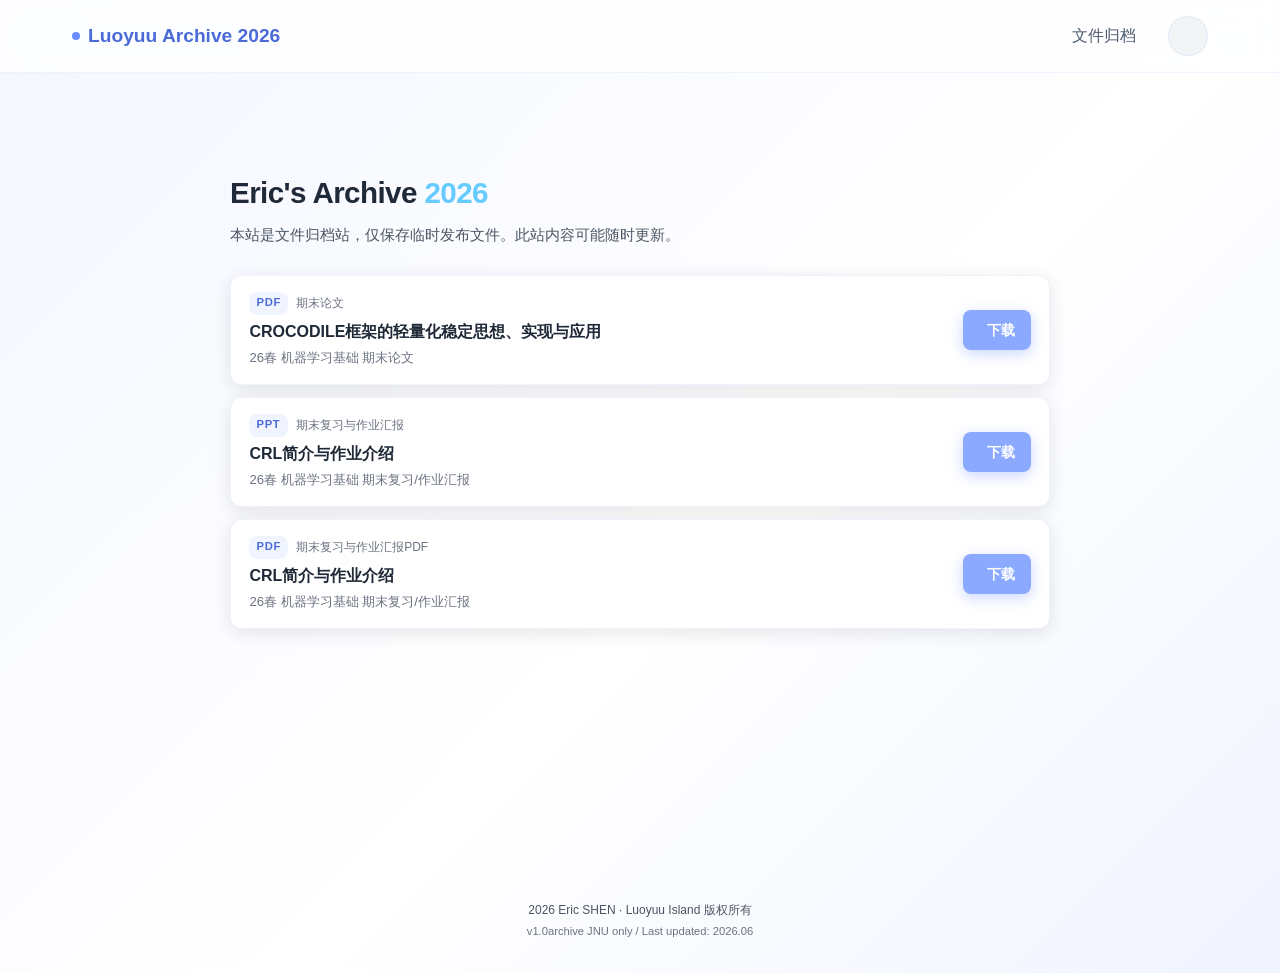
<file: index.html>
<!doctype html>
<html>
  <head>
    <meta http-equiv="refresh" content="0; url=archive.html" />
  </head>
  <body>
    <p>Redirecting to <a href="archive.html">archive.html</a>...</p>
  </body>
</html>
</file>
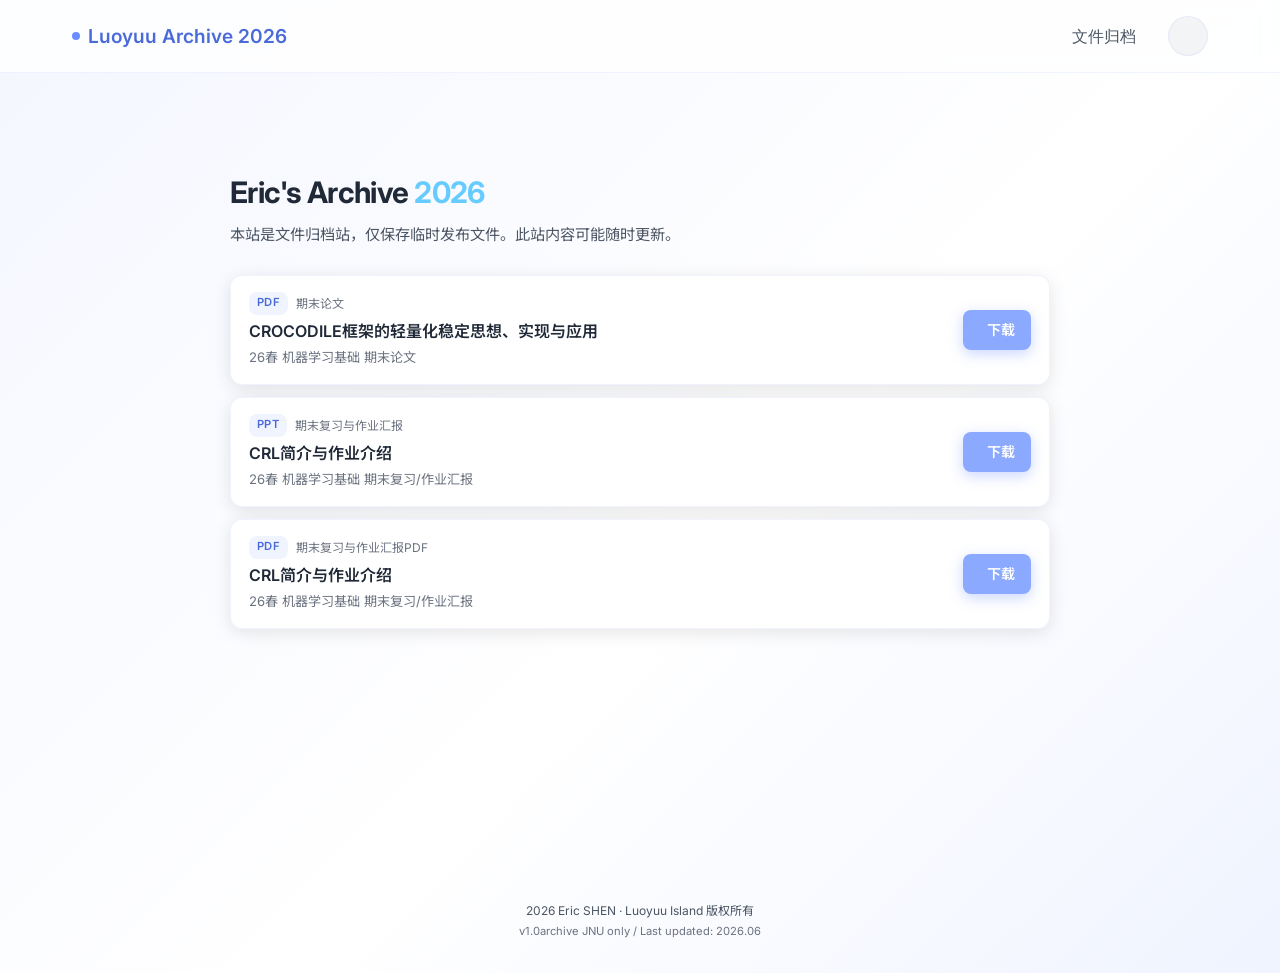
<file: archive.html>
<!doctype html>
<html lang="zh-CN">
  <head>
    <meta charset="UTF-8" />
    <meta
      name="viewport"
      content="width=device-width, initial-scale=1.0, viewport-fit=cover"
    />
    <title>Archive of Eric SHEN</title>
    <link
      rel="icon"
      type="image/png"
      sizes="32x32"
      href="images/luoyuu_logo.png"
    />
    <link rel="preconnect" href="https://fonts.googleapis.com" />
    <link rel="preconnect" href="https://fonts.gstatic.com" crossorigin />
    <link
      href="https://fonts.googleapis.com/css2?family=Inter:opsz,wght@14..32,300..700&display=swap"
      rel="stylesheet"
    />
    <link
      href="https://fonts.googleapis.com/css2?family=Noto+Sans+SC:wght@300;400;500;700;900&display=swap"
      rel="stylesheet"
    />
    <link rel="stylesheet" href="css/style.css" />
    <link rel="stylesheet" href="css/archive.css" />
  </head>
  <body>
    <nav class="navbar">
      <div class="nav-container">
        <div class="logo">
          <span class="dot"></span>
          <span>Luoyuu Archive 2026</span>
        </div>
        <div class="nav-right">
          <div class="nav-links">
            <a href="archive" class="active">文件归档</a>
          </div>
          <button
            class="theme-toggle"
            id="themeToggle"
            aria-label="切换夜间/日间模式"
          >
            <i class="fas fa-moon"></i>
            <i class="fas fa-sun"></i>
          </button>
        </div>
      </div>
    </nav>

    <main class="archive-main">
      <div class="archive-inner">
        <header class="archive-page-header">
          <h1>Eric's Archive <strong style="color: #66ccff">2026</strong></h1>
          <p class="archive-lead">
            本站是文件归档站，仅保存临时发布文件。此站内容可能随时更新。
          </p>
        </header>

        <ul class="archive-list">
          <li class="archive-item">
            <div class="archive-item-info">
              <div class="archive-doc-meta">
                <span class="archive-doc-type">PDF</span>
                <span class="archive-doc-cat">期末论文</span>
              </div>
              <h2 class="archive-doc-title">
                CROCODILE框架的轻量化稳定思想、实现与应用
              </h2>
              <p class="archive-doc-desc">26春 机器学习基础 期末论文</p>
            </div>
            <a
              class="archive-download"
              target="_blank"
              href="assets/26春 机器学习基础 期末论文 沈义翔.pdf"
              download="26春 机器学习基础 期末论文 沈义翔.pdf"
            >
              <i class="fas fa-download" aria-hidden="true"></i>
              下载
            </a>
          </li>
          <li class="archive-item">
            <div class="archive-item-info">
              <div class="archive-doc-meta">
                <span class="archive-doc-type">PPT</span>
                <span class="archive-doc-cat">期末复习与作业汇报</span>
              </div>
              <h2 class="archive-doc-title">CRL简介与作业介绍</h2>
              <p class="archive-doc-desc">
                26春 机器学习基础 期末复习/作业汇报
              </p>
            </div>
            <a
              class="archive-download"
              target="_blank"
              href="assets/CRL简介与作业介绍.pptx"
              download="CRL简介与作业介绍.pptx"
            >
              <i class="fas fa-download" aria-hidden="true"></i>
              下载
            </a>
          </li>
          <li class="archive-item">
            <div class="archive-item-info">
              <div class="archive-doc-meta">
                <span class="archive-doc-type">PDF</span>
                <span class="archive-doc-cat">期末复习与作业汇报PDF</span>
              </div>
              <h2 class="archive-doc-title">CRL简介与作业介绍</h2>
              <p class="archive-doc-desc">
                26春 机器学习基础 期末复习/作业汇报
              </p>
            </div>
            <a
              class="archive-download"
              target="_blank"
              href="assets/CRL简介与作业介绍.pdf"
              download="CRL简介与作业介绍.pdf"
            >
              <i class="fas fa-download" aria-hidden="true"></i>
              下载
            </a>
          </li>
        </ul>
      </div>

      <div class="copyright-footer">
        <p class="copyright-text-footer">
          <i class="fa-regular fa-copyright"></i>
          2026 Eric SHEN · Luoyuu Island 版权所有
        </p>
        <p class="copyright-small-footer">
          v1.0archive JNU only / Last updated: 2026.06
        </p>
      </div>
    </main>

    <script src="js/main.js"></script>
  </body>
</html>
</file>
<file: css/archive.css>
/* ===== 文档归档页 ===== */
.archive-main {
  font-family: var(--font-sans);
  min-height: 100vh;
  display: flex;
  flex-direction: column;
  padding: calc(72px + 1.5rem) 1.25rem 2rem;
  box-sizing: border-box;
  background: linear-gradient(
    135deg,
    var(--bg-gradient-start) 0%,
    var(--bg-gradient-end) 55%,
    var(--primary-soft) 100%
  );
}

.archive-inner {
  width: 100%;
  max-width: 820px;
  margin: 0 auto;
  flex: 1;
}

.archive-page-header {
  margin-bottom: 1.75rem;
}

.archive-page-header h1 {
  font-family: var(--font-sans);
  font-size: clamp(1.5rem, 4vw, 1.85rem);
  font-weight: 700;
  color: var(--text-primary);
  letter-spacing: -0.02em;
  margin-bottom: 0.35rem;
}

.archive-lead {
  font-size: 0.95rem;
  color: var(--text-secondary);
  max-width: 36rem;
  line-height: 1.65;
}

.archive-list {
  list-style: none;
  display: flex;
  flex-direction: column;
  gap: 0.75rem;
}

.archive-item {
  display: flex;
  align-items: center;
  justify-content: space-between;
  gap: 1rem;
  padding: 1rem 1.15rem;
  background: var(--card-bg);
  border: 1px solid var(--border-light);
  border-radius: var(--radius-md);
  box-shadow: 0 4px 18px var(--shadow-color);
  transition:
    border-color 0.2s ease,
    box-shadow 0.2s ease,
    transform 0.2s ease;
}

.archive-item:hover {
  border-color: var(--border-hover);
  box-shadow: 0 8px 28px var(--shadow-color);
  transform: translateY(-1px);
}

.archive-item-info {
  min-width: 0;
  flex: 1;
}

.archive-doc-meta {
  display: flex;
  align-items: center;
  gap: 0.5rem;
  margin-bottom: 0.35rem;
  flex-wrap: wrap;
}

.archive-doc-type {
  font-size: 0.7rem;
  font-weight: 600;
  text-transform: uppercase;
  letter-spacing: 0.06em;
  color: var(--tag-text);
  background: var(--tag-bg);
  padding: 0.15rem 0.45rem;
  border-radius: var(--radius-sm);
}

.archive-doc-cat {
  font-size: 0.75rem;
  color: var(--text-soft);
}

.archive-doc-title {
  font-family: var(--font-sans);
  font-size: 1rem;
  font-weight: 600;
  color: var(--text-primary);
  line-height: 1.45;
  margin: 0;
}

.archive-doc-desc {
  font-size: 0.82rem;
  color: var(--text-soft);
  margin-top: 0.3rem;
  line-height: 1.5;
}

.archive-download {
  flex-shrink: 0;
  display: inline-flex;
  align-items: center;
  justify-content: center;
  gap: 0.45rem;
  padding: 0.55rem 1rem;
  font-size: 0.88rem;
  font-weight: 600;
  font-family: var(--font-sans);
  color: #fff;
  text-decoration: none;
  background: var(--primary-light);
  border-radius: var(--radius-sm);
  border: none;
  cursor: pointer;
  transition:
    opacity 0.2s ease,
    transform 0.2s ease,
    box-shadow 0.2s ease;
  box-shadow: 0 4px 14px rgba(106, 140, 255, 0.35);
}

.archive-download:hover {
  opacity: 0.95;
  transform: translateY(-1px);
  box-shadow: 0 6px 20px rgba(106, 140, 255, 0.45);
}

.archive-download:active {
  transform: translateY(0);
}

.archive-download i {
  font-size: 0.85rem;
}

/* 页脚（与关于页视觉一致） */
.archive-main .copyright-footer {
  position: relative;
  z-index: 1;
  text-align: center;
  padding: 2rem 0 0;
  margin-top: auto;
  flex-shrink: 0;
}

.archive-main .copyright-text-footer {
  font-size: 0.75rem;
  color: var(--text-secondary);
  margin-bottom: 0.2rem;
}

.archive-main .copyright-small-footer {
  font-size: 0.7rem;
  color: var(--text-soft);
}

@media (max-width: 560px) {
  .archive-item {
    flex-direction: column;
    align-items: stretch;
  }

  .archive-download {
    width: 100%;
  }
}

[data-theme="dark"] .archive-download {
  box-shadow: 0 4px 14px rgba(124, 156, 255, 0.25);
}

[data-theme="dark"] .archive-download:hover {
  box-shadow: 0 6px 20px rgba(124, 156, 255, 0.35);
}
</file>
<file: css/style.css>
/* ===== 主样式入口文件 ===== */

/* 第三方图标库（全站统一入口） */
@import url("https://cdn.staticfile.org/font-awesome/6.0.0-beta3/css/all.min.css");

/* 基础样式 */
@import "base.css";

/* 布局样式 */
@import "layout.css";

/* 弹窗样式 */
@import "modals.css";

/* 响应式样式（最后引入） */
@import "responsive.css";
</file>
